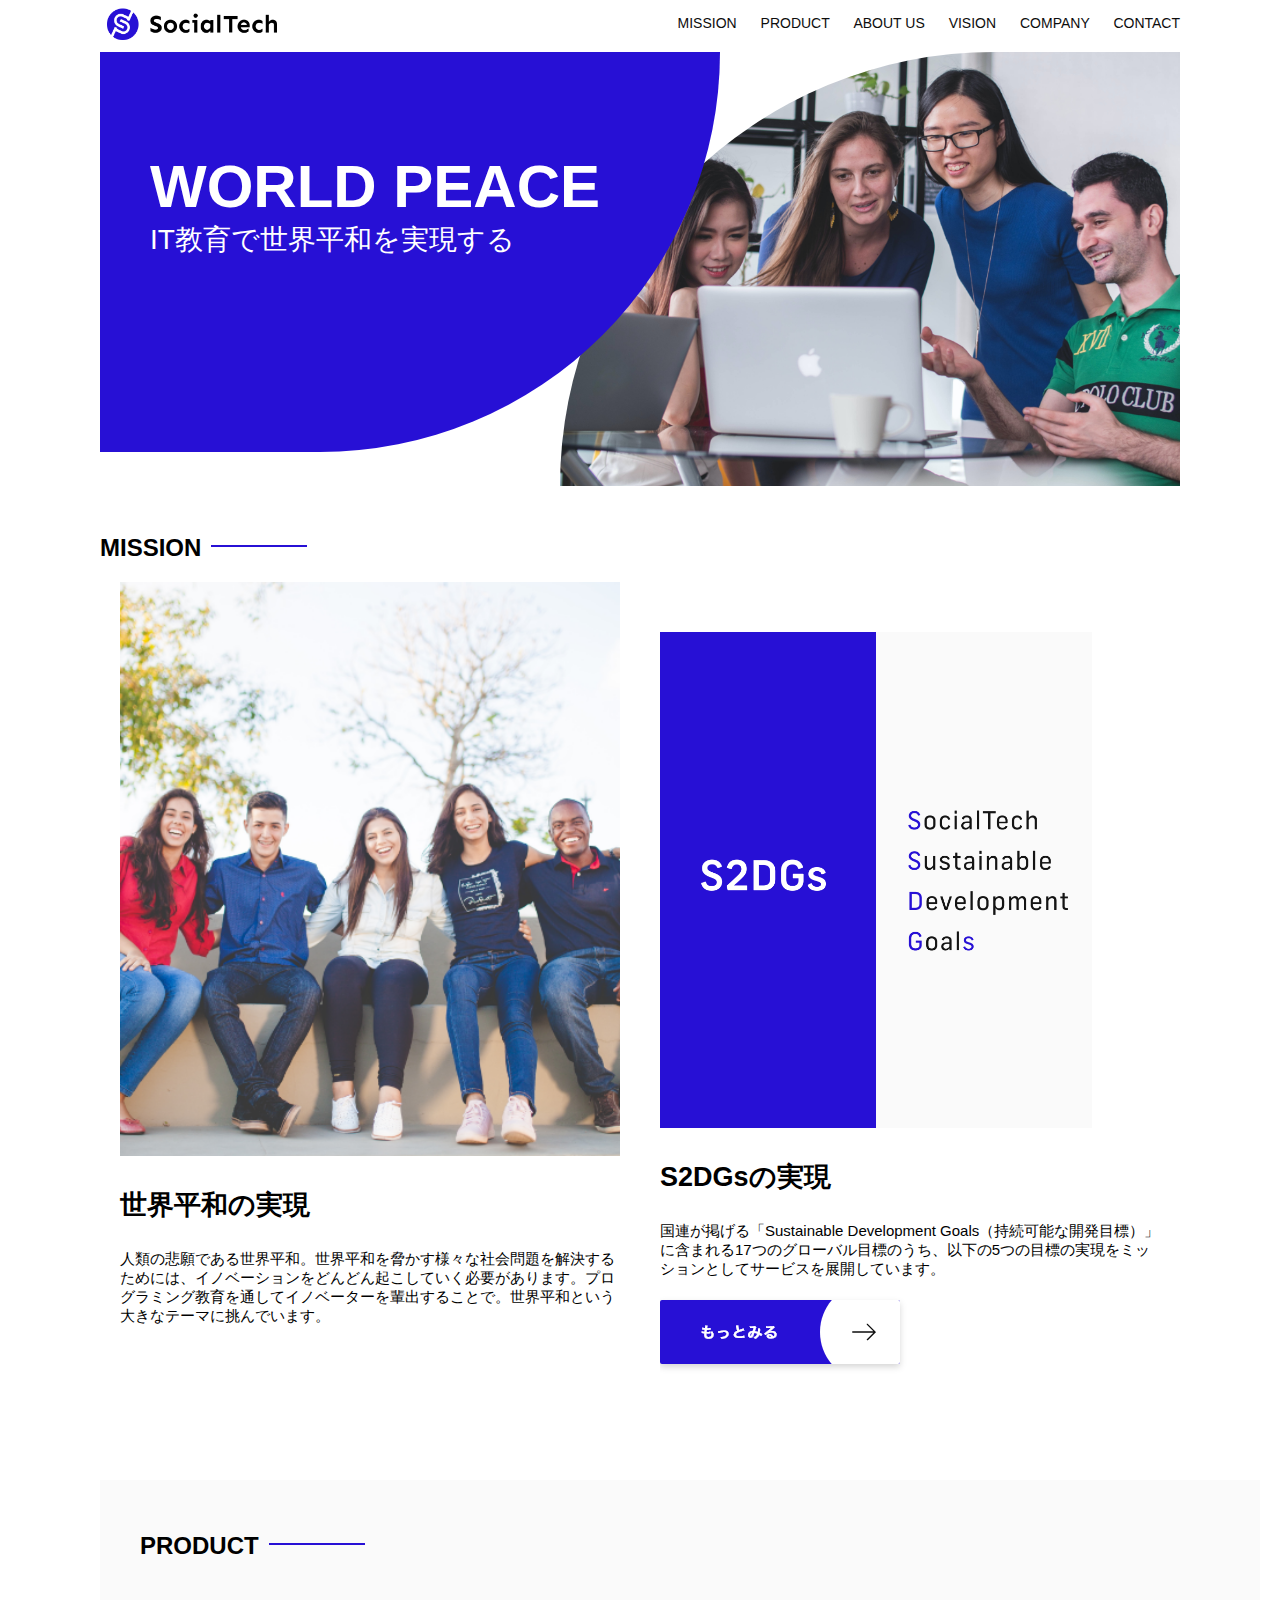
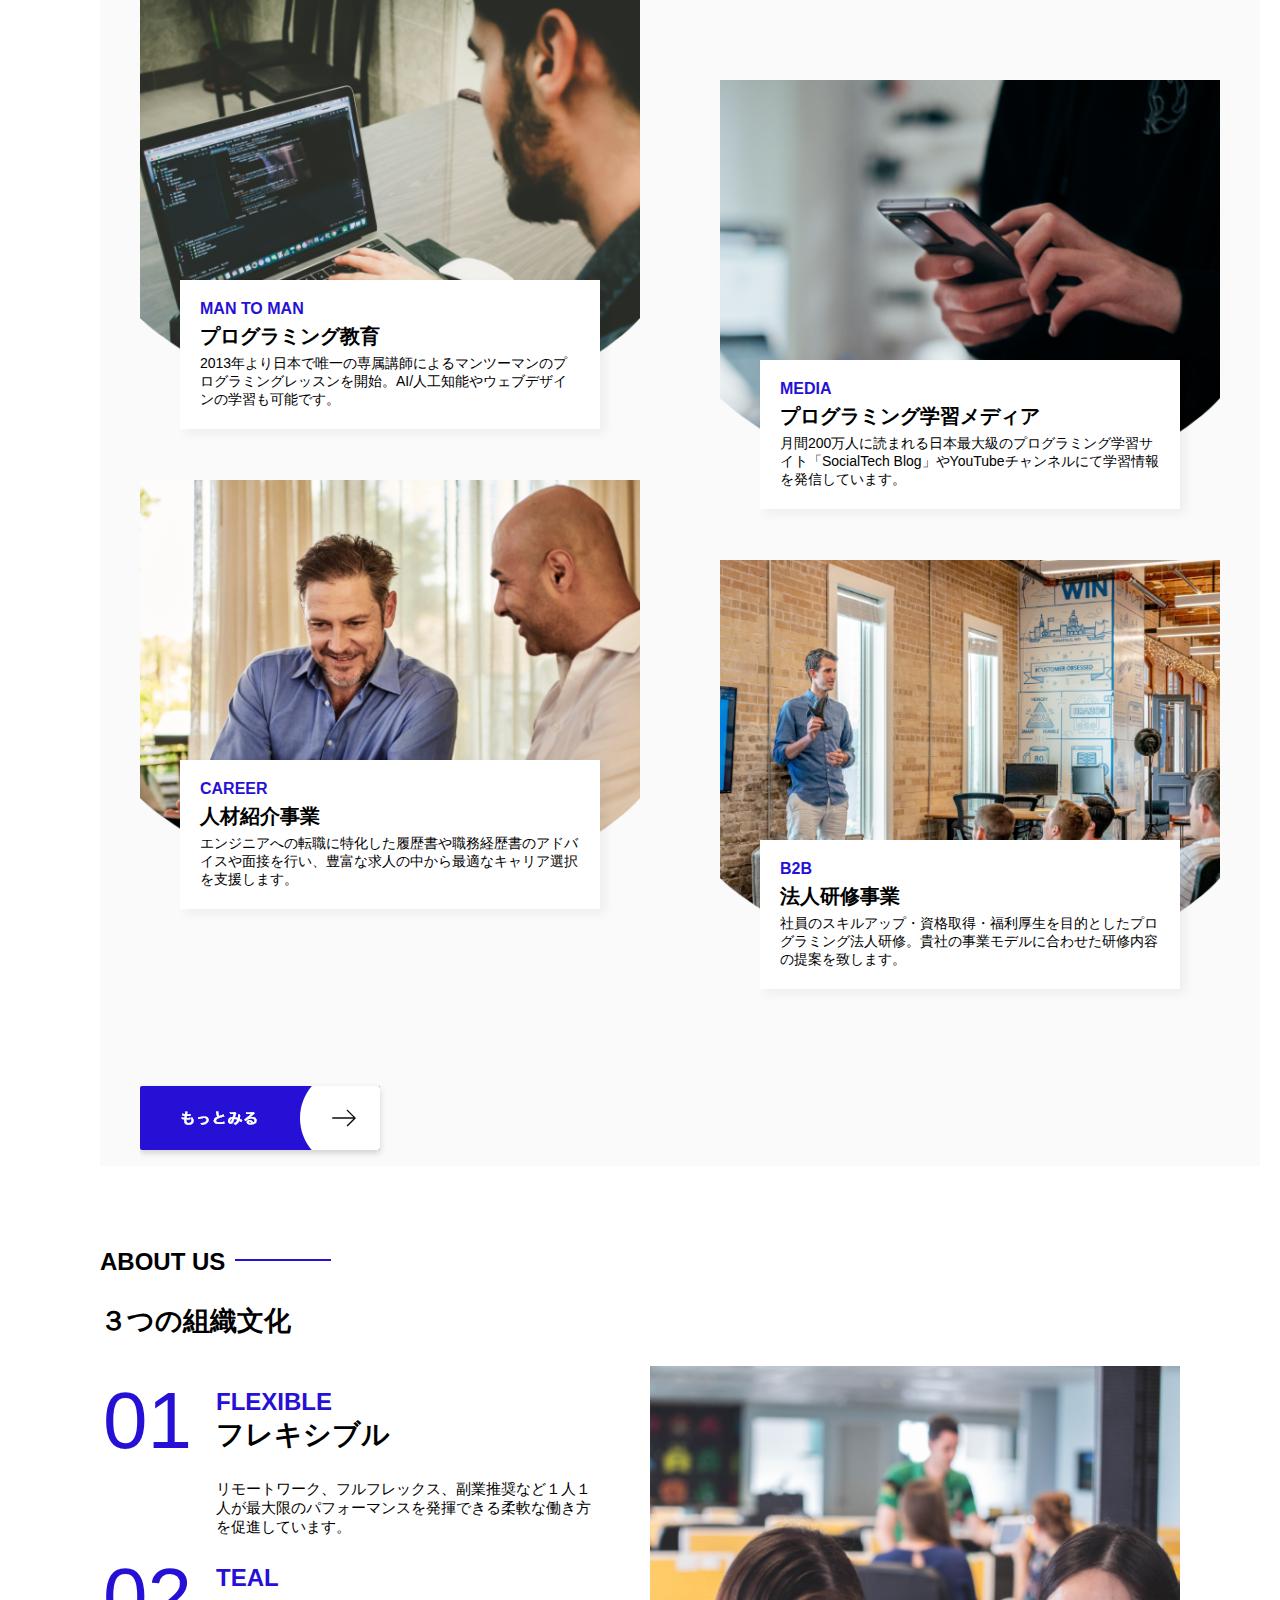
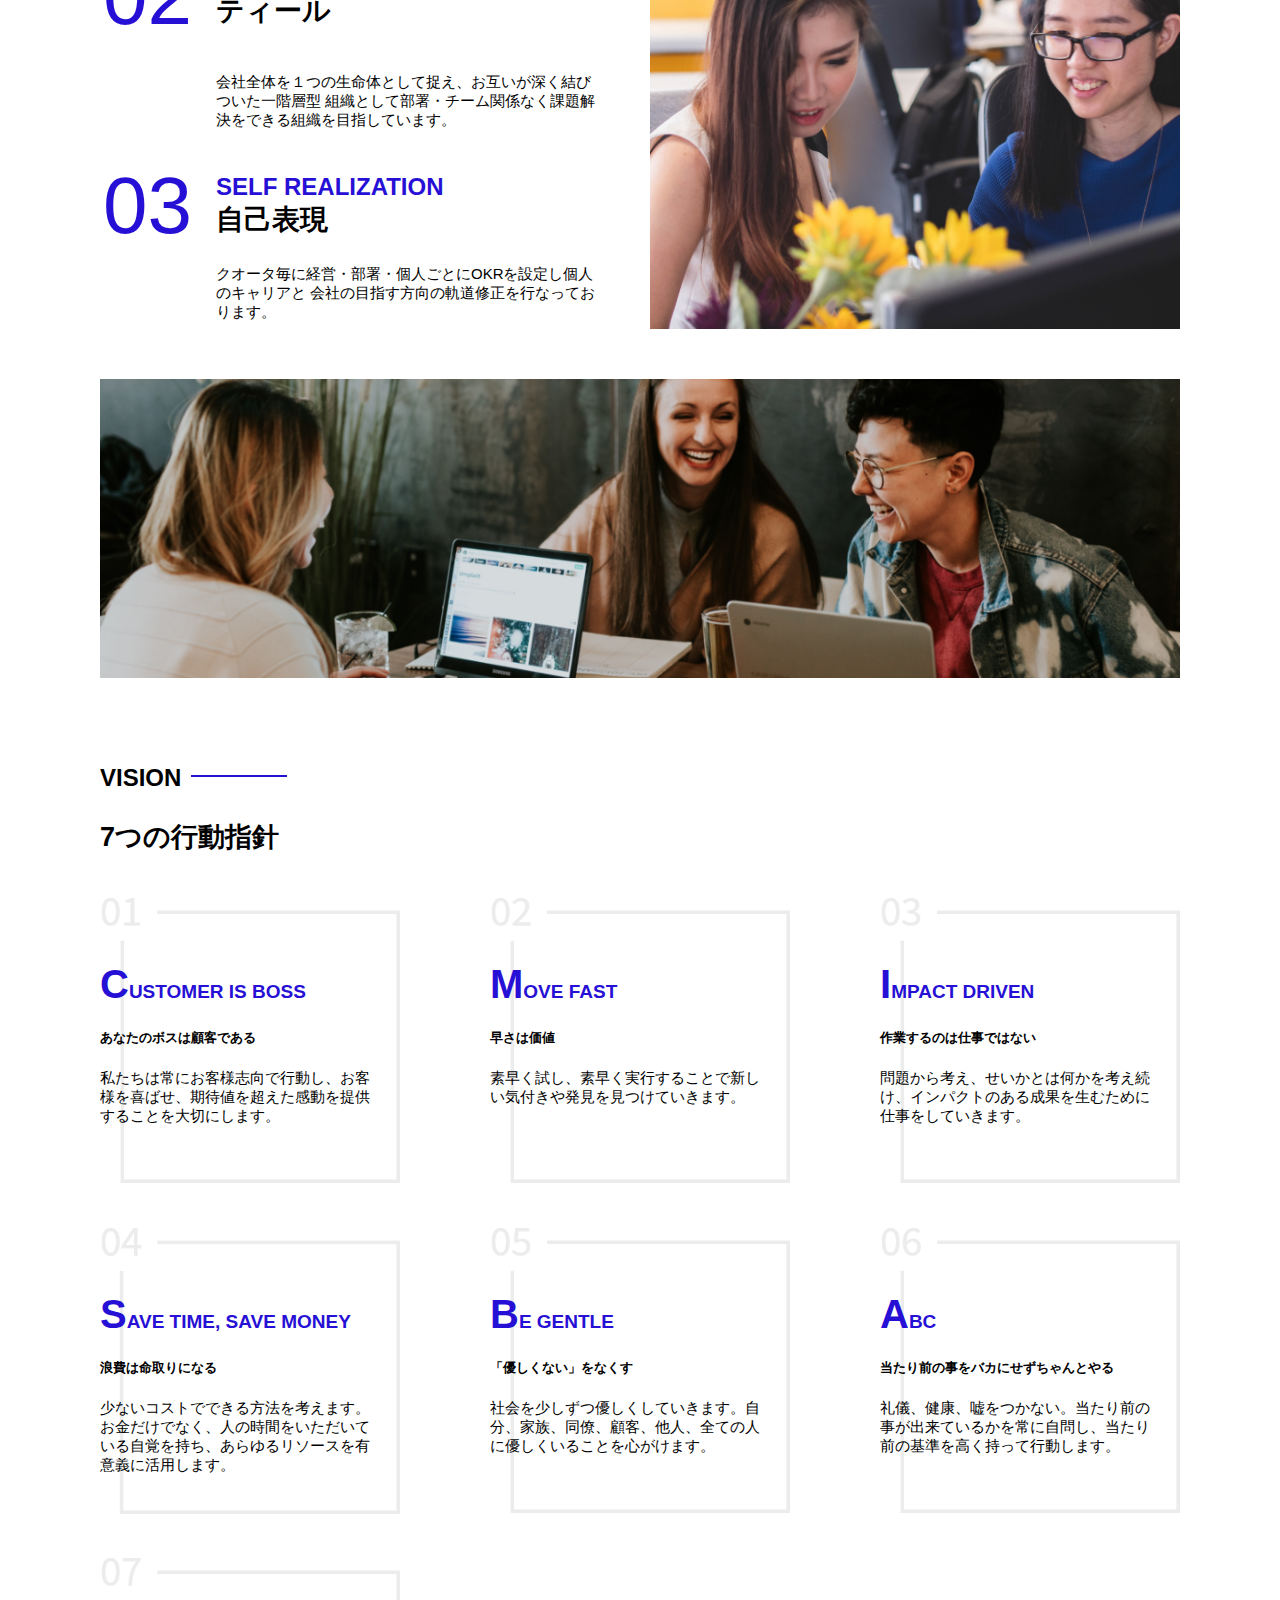
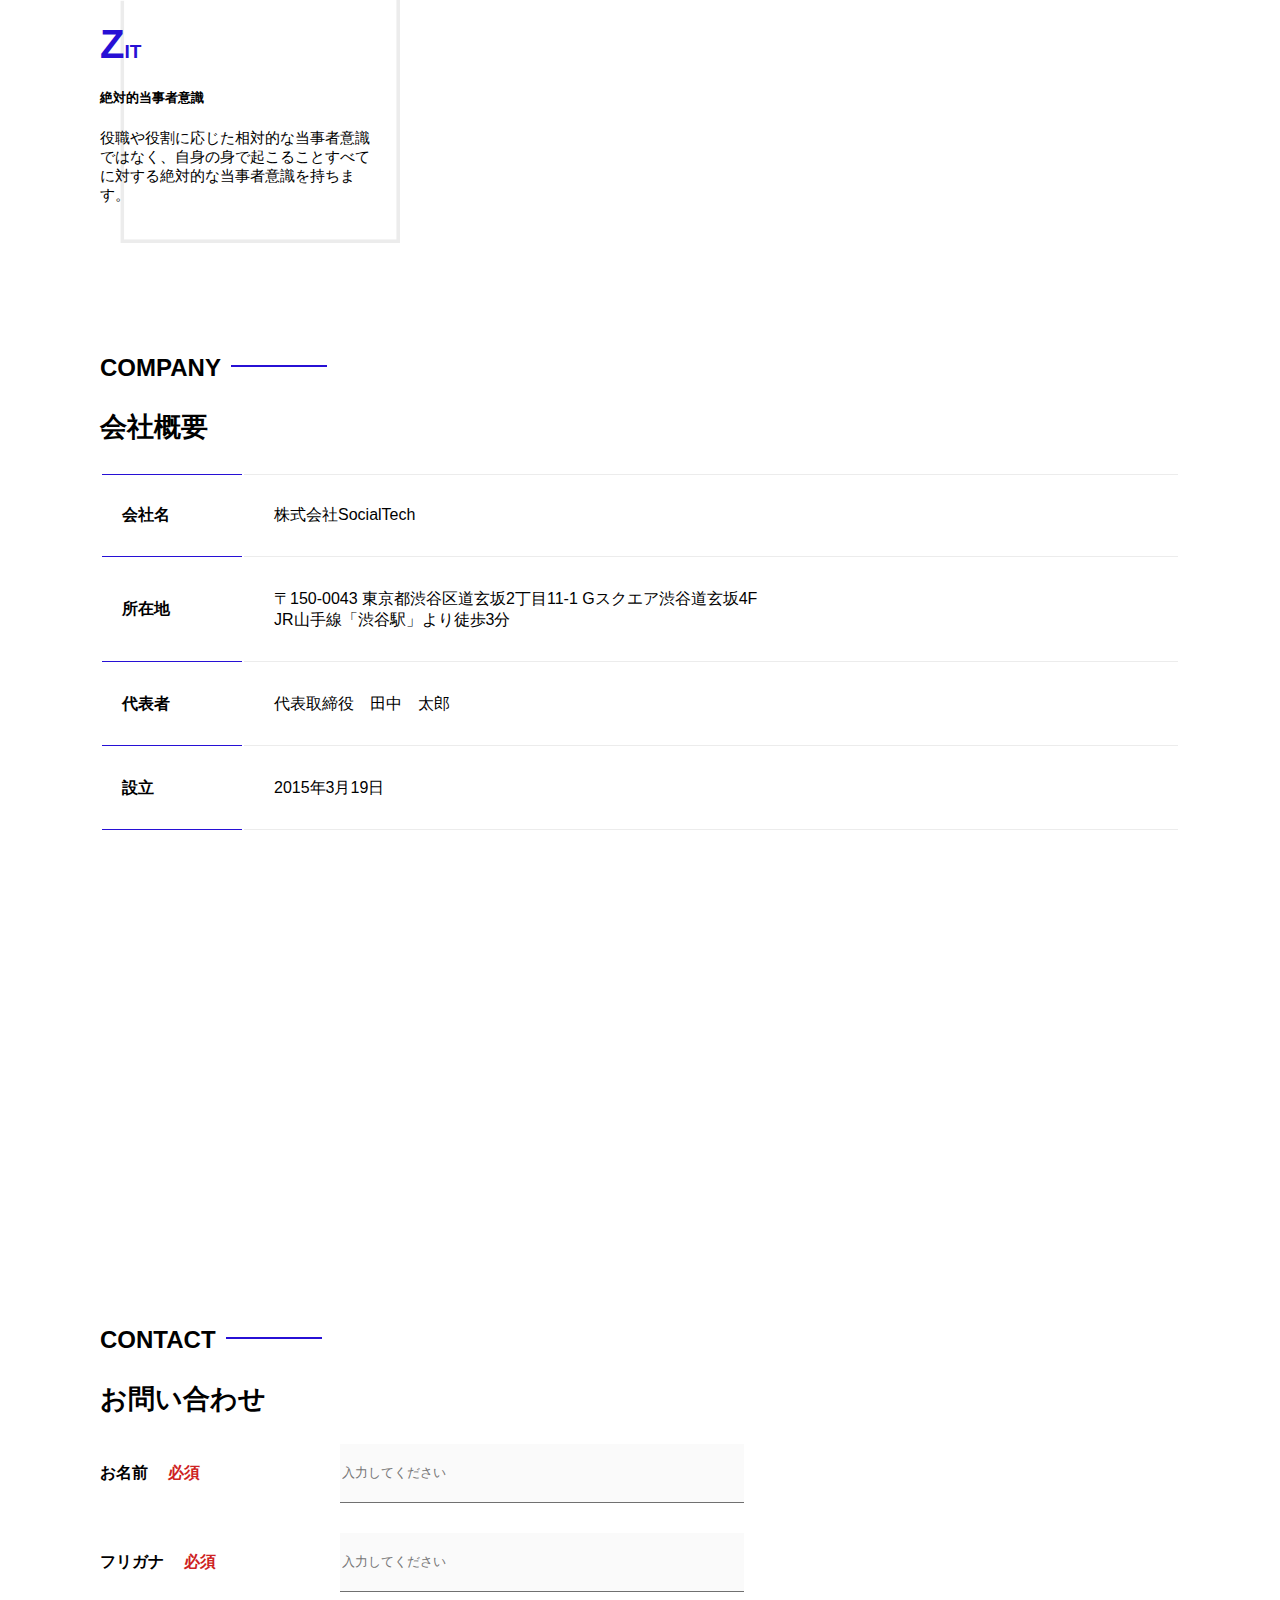
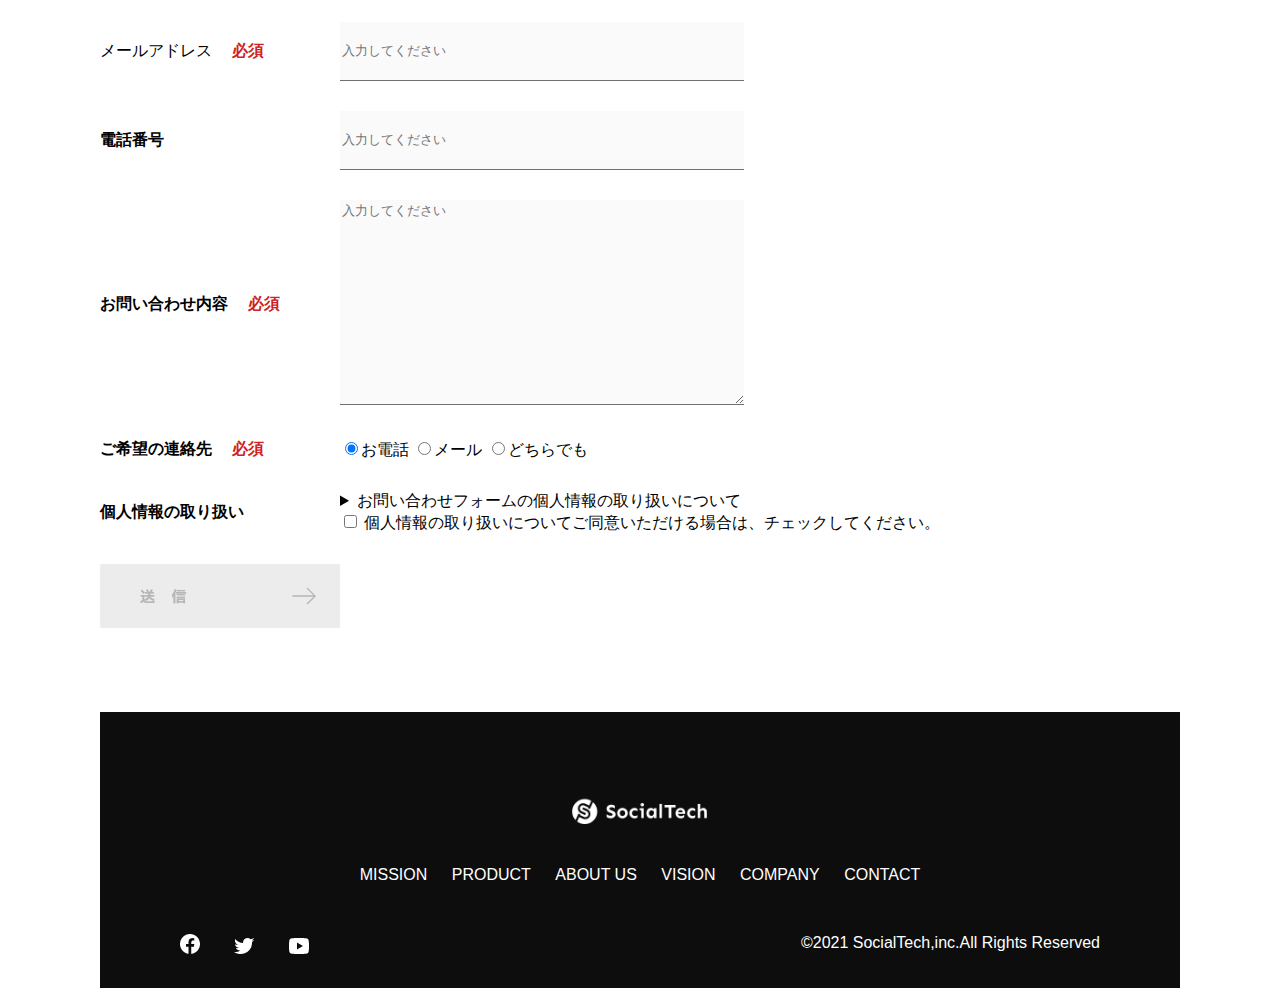
<file: index.html>
<!DOCTYPE html>
<html>
<head>
  <title>SocialTech</title>
  <meta charset="UTF-8">
  <meta name="description" content="SocialTechはEdTech業界のリーディングカンパニーを目指します。">
  <meta name="viewport" content="width=device-width, initial-scale=1.0">
  <meta name="twitter:card" content="summary"/>
  <meta name="twitter:site" content="@Im0537803772861"/>
  <meta name="og:url" content="https://@Im0537803772861.github/origin"/>
  <meta property="og:title" content="rakugo"/>
  <meta property="og:description" content="honyarara"/>
  <meta property="og;image" content="https://images/logo.png"/>
  <link rel="stylesheet" href="style.css">
  <style>
  img:not([alt]) {
    border: 10px solid red;
  }
</style>
</head>
<body> 
  <!-- ヘッダー -->
  <header>
    <!-- ロゴ -->
    <a href="index.html" id="logo"><img src="images/logo.png" alt="トップページに戻る"></a>

    <!-- PC用ナビゲーション -->
    <nav id="nav-pc">
      <a href="mission.html">MISSION</a>
      <a href="product.html">PRODUCT</a>
      <a href="index.html#absolute">ABOUT US</a>
      <a href="index.html#vision">VISION</a>
      <a href="index.html#company">COMPANY</a>
      <a href="index.html#contact">CONTACT</a>
    </nav>
    <!-- スマホ用メニューボタン -->
    <img id="menu-sp" src="images/button-menu.png" alt="ナビゲーションを開く" onclick="document.getElementById('nav-sp').style.display = 'block'">

    <!-- スマホ用ナビゲーション -->
    <nav id="nav-sp">
      <img id="close" src="images/button-close.png" alt="ナビゲーションを閉じる" onclick="document.getElementById('nav-sp').style.display='none'">
      <a id="logo-sp" href="index.html" onclick="document.getElementById('nav-sp').style.display = 'none'"><img
          src="images/logo-sp.png" alt="トップページに戻る"></a>
      <a class="menu" href="mission.html" onclick="document.getElementById('nav-sp').style.display = 'none'">MISSION</a>
      <a class="menu" href="product.html" onclick="document.getElementById('nav-sp').style.display = 'none'">PRODUCT</a>
      <a class="menu" href="index.html#aboutus" onclick="document.getElementById('nav-sp').style.display = 'none'">ABOUT
          US</a>
      <a class="menu" href="index.html#vision"
          onclick="document.getElementById('nav-sp').style.display = 'none'">VISION</a>
      <a class="menu" href="index.html#company"
          onclick="document.getElementById('nav-sp').style.display = 'none'">COMPANY</a>
      <a class="menu" href="index.html#contact"
          onclick="document.getElementById('nav-sp').style.display = 'none'">CONTACT</a>
      <div id="sns">
        <a href="https://www.facebook.com/sejuku2013"><img src="images/button-facebook.png" alt="Facebookのリンク"></a>
        <a href="https://twitter.com/samuraijuku"><img src="images/button-twitter.png" alt="Twitterのリンク"></a>
        <a href="https://www.youtube.com/channel/UCCFOQO5aDK0xXam4cUQXT8g"><img src="images/button-youtube.png" alt="YouTubeのリンク"></a>
      </div>
    </nav>
  </header>
  <main>
    <article>
      
      <!-- メインビジュアル -->
      <section id="main-visual">
        <div id="main-message">
          <h1>WORLD PEACE</h1>
          <p>IT教育で世界平和を実現する</p>
        </div>
        <img src="images/index/index-main.png" alt="PCの周りに集まる多国籍の仲間たち">
      </section>
      
      <!-- ミッション -->
      <section id="mission">
        <h2 class="index-h2">MISSION</h2>
        <div id="mission-flex">
          <div>
            <img id="mission-photo" src="images/index/index-mission.png" alt="屋外のベンチで写真を撮影する多国籍の仲間たち">
            <h3>世界平和の実現</h3>
            <p>
              人類の悲願である世界平和。世界平和を脅かす様々な社会問題を解決するためには、イノベーションをどんどん起こしていく必要があります。プログラミング教育を通してイノベーターを輩出することで。世界平和という大きなテーマに挑んでいます。
            </p>
          </div>
          <div> 
            <img id="s2dgs" src="images/index/s2dgs.png" alt="S2DGs">
            <h3>S2DGsの実現</h3>
            <p>国連が掲げる「Sustainable Development Goals（持続可能な開発目標）」に含まれる17つのグローバル目標のうち、以下の5つの目標の実現をミッションとしてサービスを展開しています。</p>
            <a href="mission.html">
              <img src="images/button-more.png" alt="もっとみる">
            </a>       
          </div>
        </div>
      </section>
     
      <!-- プロダクト -->
      <section id="product">
        <h2 class="index-h2">PRODUCT</h2>
        <div>
          <div id="product-left">
            <div>
              <img class="product-photo" src="images/index/index-mantoman.png" alt="PCでコードを書く男性">
              <div class="product-explain">
                <span>MAN TO MAN</span>
                <h3>プログラミング教育</h3>
                <p>2013年より日本で唯一の専属講師によるマンツーマンのプログラミングレッスンを開始。AI/人工知能やウェブデザインの学習も可能です。</p>
              </div>
            </div>
            <div>
              <img class="product-photo" src="images/index/index-career.png" alt="笑顔で話し合う2人の男性">
              <div class="product-explain">
                <span>CAREER</span>
                <h3>人材紹介事業</h3>
                <p>エンジニアへの転職に特化した履歴書や職務経歴書のアドバイスや面接を行い、豊富な求人の中から最適なキャリア選択を支援します。</p>
              </div> 
            </div>
          </div>
          <div id="product-right">
            <div>
              <img class="product-photo" src="images/index/index-media.png" alt="スマートフォンを操作する人">
              <div class="product-explain">
                <span>MEDIA</span>
                <h3>プログラミング学習メディア</h3>
                <p>月間200万人に読まれる日本最大級のプログラミング学習サイト「SocialTech Blog」やYouTubeチャンネルにて学習情報を発信しています。</p>
              </div>
            </div>
            <div>
              <img class="product-photo" src="images/index/index-b2b.png" alt="公演中の男性とそれを聴く人々">
              <div class="product-explain">
                <span>B2B</span>
                <h3>法人研修事業</h3>
                <p>社員のスキルアップ・資格取得・福利厚生を目的としたプログラミング法人研修。貴社の事業モデルに合わせた研修内容の提案を致します。</p>
              </div>
            </div>
          </div>
        </div>
        <div>
          <a id="product-more" href="product.html">
            <img src="images/button-more.png" alt="もっとみる">
          </a>
        </div>
      </section>
      
      <!-- ABOUT US -->
      <section id="aboutus">
        <h2 class="index-h2">ABOUT US</h2>
        <h3>３つの組織文化</h3>
        <div>
          <table class="culture-table">
            <tr>
              <td>
                <span class="culture-num">01</span>
              </td>
              <td>
                <span class="culture-en">FLEXIBLE</span>
                <span class="culture-jp">フレキシブル</span>
              </td>
            </tr>
            <tr>
              <td>
                <!-- 空のセル -->
              </td>
              <td>
                <p class="culture-description">
                  リモートワーク、フルフレックス、副業推奨など１人１人が最大限のパフォーマンスを発揮できる柔軟な働き方を促進しています。
                </p>
              </td>
            </tr>
            <tr>
              <td>
                <span class="culture-num">02</span>
              </td>
              <td>
                <span class="culture-en">TEAL</span>
                <span class="culture-jp">ティール</span>
              </td>
            </tr>
            <tr>
              <td>
                <!-- 空のセル -->
              </td>
              <td>
                <p class="crlture-description">
                  会社全体を１つの生命体として捉え、お互いが深く結びついた一階層型
                  組織として部署・チーム関係なく課題解決をできる組織を目指しています。
                </p>
              </td>
            </tr>
            <tr>
              <td>
                <span class="culture-num">03</span>
              </td>
              <td>
                <span class="culture-en">SELF REALIZATION</span>
                <span class="culture-jp">自己表現</span>
              </td>
            </tr>
            <tr>
              <td>
                <!-- 空のセル -->
              </td>
              <td>
                <p class="culture-description">
                  クオータ毎に経営・部署・個人ごとにOKRを設定し個人のキャリアと
                  会社の目指す方向の軌道修正を行なっております。
                </p>
              </td>
            </tr>
          </table>
          <img class="culture-img" src="images/index/index-aboutus1.png" alt="笑顔で話し合う２人の女性">
        </div>
          <img class="culture-img2" src="images/index/index-aboutus2.png" alt="笑顔で話し合う３人の男女">
      </section>

      <!-- VISION -->
      <section id="vision">
        <h2 class="index-h2">VISION</h2>
        <h3>7つの行動指針</h3>
        <div>
          <div class="vision-box">
            <img src="images/index/vision-01.png" alt="01">
            <span>
              <h4>CUSTOMER IS BOSS</h4>
              <h5>あなたのボスは顧客である</h5>
              <p>私たちは常にお客様志向で行動し、お客様を喜ばせ、期待値を超えた感動を提供することを大切にします。</p>
            </span>
          </div>
          <div class="vision-box">
            <img src="images/index/vision-02.png" alt="02">
            <span>
              <h4>MOVE FAST</h4>
              <h5>早さは価値</h5>
              <p>素早く試し、素早く実行することで新しい気付きや発見を見つけていきます。</p>
            </span>
          </div>
          <div class="vision-box">
            <img src="images/index/vision-03.png" alt="03">
            <span>
              <h4>IMPACT DRIVEN</h4>
              <h5>作業するのは仕事ではない</h5>
              <p>問題から考え、せいかとは何かを考え続け、インパクトのある成果を生むために仕事をしていきます。</p>
            </span>
          </div>
          <div class="vision-box">
            <img src="images/index/vision-04.png" alt="04">
            <span>
              <h4>SAVE TIME, SAVE MONEY</h4>
              <h5>浪費は命取りになる</h5>
              <p>少ないコストでできる方法を考えます。お金だけでなく、人の時間をいただいている自覚を持ち、あらゆるリソースを有意義に活用します。</p>
            </span>
          </div>
          <div class="vision-box">
            <img src="images/index/vision-05.png" alt="05">
            <span>
              <h4>BE GENTLE</h4>
              <h5>「優しくない」をなくす</h5>
              <p>社会を少しずつ優しくしていきます。自分、家族、同僚、顧客、他人、全ての人に優しくいることを心がけます。</p>
            </span>
          </div>
          <div class="vision-box">
            <img src="images/index/vision-06.png" alt="06">
            <span>
              <h4>ABC</h4>
              <h5>当たり前の事をバカにせずちゃんとやる</h5>
              <p>礼儀、健康、嘘をつかない。当たり前の事が出来ているかを常に自問し、当たり前の基準を高く持って行動します。</p>
            </span>
          </div>
          <div class="vision-box">
            <img src="images/index/vision-07.png" alt="07">
            <span>
              <h4>ZIT</h4>
              <h5>絶対的当事者意識</h5>
              <p>役職や役割に応じた相対的な当事者意識ではなく、自身の身で起こることすべてに対する絶対的な当事者意識を持ちます。</p>
            </span>
          </div>
        </div>
      </section>
      
      <!-- CONPANY -->
      <section id="company">
        <h2 class="index-h2">COMPANY</h2>
        <h3>会社概要</h3>
        <table id="company-table">
          <tr>
            <th class="tableheader-first">会社名</th>
            <td class="cell-first">株式会社SocialTech</td>
          </tr>
          <tr>
            <th class="tableheader">所在地</th>
            <td class="cell">〒150-0043 東京都渋谷区道玄坂2丁目11-1 Gスクエア渋谷道玄坂4F<br>JR山手線「渋谷駅」より徒歩3分</td>
          </tr>
          <tr>
            <th class="tableheader">代表者</th>
            <td class="cell">代表取締役　田中　太郎</td>
          </tr>
          <tr>
            <th class="tableheader">設立</th>
            <td class="cell">2015年3月19日</td>
          </tr>
        </table>
        <iframe
            src="https://www.google.com/maps/embed?pb=!1m18!1m12!1m3!1d3241.7810261162804!2d139.6913270867226!3d35.65776630193265!2m3!1f0!2f0!3f0!3m2!1i1024!2i768!4f13.1!3m3!1m2!1s0x60188be0535d9a81%3A0xb09a6e9018e3debd!2z44CSMTUwLTAwNDMg5p2x5Lqs6YO95riL6LC35Yy66YGT546E5Z2C77yS5LiB55uu77yR77yR4oiS77yR!5e0!3m2!1sja!2sjp!4v1682855560536!5m2!1sja!2sjp"
            style="border:0;" allowfullscreen="" loading="lazy">
        </iframe>
        </section>
         
        <!-- お問い合わせフォーム -->
        <section id="contact">
          <h2 class="index-h2">CONTACT</h2>
          <h3>お問い合わせ</h3>
          <!-- STATIC FORMSのフォームタグ -->
            <form action="https://api.staticforms.xyz/submit" method="post">
              <input type="text" name="honeypot" style="display:none">
              <!-- STATIC FORMSのアクセスキー -->
              <input type="hidden" name="accessKey" value="6b31f29f-8ee5-4f3b-98b8-3700a2150f47">
              <!-- メールのタイトル -->
              <input type="hidden" name="subject" value="お問合せフォーム" />
              <!-- 送信先のメールアドレスをvalueに設定する -->
              <input type="hidden" name="replyTo" value="rei.ono.mjs@icloud.com">
              <!-- redirectToのURLは公開後のURLへリンクする -->
              <input type="hidden" name="redirectTo" value="">
            <div>
              <div class="contact-heading">
                <label class="contact-label">お名前<span class="contact-span">必須</span></label>
              </div>
              <div class="contact-form">
                <input type="text name" placeholder="入力してください" class="contact-textbox">
              </div>
            </div>
            <div>
              <div class="contact-heading">
                <label class="contact-label">フリガナ<span class="contact-span">必須</span></label>
              </div>
              <div>
                <input type="text" name="hurigana" placeholder="入力してください" class="contact-textbox">
              </div>
            </div>
            <div>
            <div class="contact-heading">
              <label class="contact-table">メールアドレス<span class="contact-span">必須</span></label>
            </div>
            <div>
              <input type="text" name="email" placeholder="入力してください" class="contact-textbox">
            </div>
            </div>
            <div>
              <div class="contact-heading">
                <label class="contact-label">電話番号</label>
              </div>
              <div>
                <input type="text" name="tel" placeholder="入力してください" class="contact-textbox">
            </div>
            </div>
            <div>
              <div class="contact-heading">
                <label class="contact-label">お問い合わせ内容<span class=contact-span>必須</span></label>
              </div>
              <div>
                <textarea class="contact-textarea" placeholder="入力してください" name="message"></textarea>
              </div>
            </div>
            <div>
              <div class="contact-heading">
                <label class="contact-label">ご希望の連絡先<span class="contact-span">必須</span></label>
              </div>
              <div>
                <input class="radiobutton" type="radio" value="tel" name="contact" checked><label>お電話</label>
                <input class="radiobutton" type="radio" value="mail" name="contact"><label>メール</label>
                <input class="radiobutton" type="radio" value="both" name="contact"><label>どちらでも</label>
              </div>
            </div>
            <div>
              <div class="contact-heading">
                <label class="contact-label">個人情報の取り扱い</label>
              </div>
              <div>
                <details>
                  <summary>お問い合わせフォームの個人情報の取り扱いについて</summary>
                  <div>
                    <span>1. 組織の名称又は氏名</span><br>
                    株式会社SocialTech<br><br>
                    <span>2. 個人情報保護管理者（若しくはその代理人）の氏名又は職名、所属及び連絡先
                             鈴木 一郎 コーポレート部</span><br>
                             メールアドレス : support@sosialtech.net<br>
                             TEL : 03-xxxx-xxxx<br>
                    <span>3. 個人情報の利用目的</span><br>
                    ・本サービス及び本サービスに関連する情報の提供又はそれらに関する連絡のため<br>
                    ・ユーザーの本人確認のため<br>
                    ・当社サービスのご案内のため<br>
                    ・当社の商品等の広告または宣伝（電子メールによるものを含むものとします）<br><br>
                    <span>4. 個人情報の取り扱い業務の委託</span><br>
                    個人情報の取扱業務の全部または一部を外部に業務委託する場合があります。<br>
                    その際、弊社は、個人情報を適切に保護できる管理体制を敷き実行していることを条件として<br>
                    委託先を厳選した上で、機密保持契約を委託先と締結し、お客様の個人情報を厳密に管理させます。<br><br>
                    <span>5. 個人情報の開示等の請求</span><br>
                    お客様は、弊社に対してご自身の個人情報の開示等（利用目的の通知、開示、内容の訂正・追加・削除、利用の停止または削除、第三者への提供の停止）に関して、当社問い合わせ窓口に申し出ることができます。<br>
                    その際、弊社はお客様ご本人を確認させていただいたうえで、合理的な期間内に対応いたします。<br><br>
                    なお、個人情報に関する弊社問い合わせ先は、次の通りです。<br><br>
                    株式会社SocialTech 個人情報問い合わせ窓口<br>
                    〒150-0043 東京都渋谷区道玄坂2丁目11ー1 Gスクエア渋谷道玄坂 4F<br>
                    メールアドレス : support@socialtech.net TEL : 03-xxxx-xxxx<br><br>
                    <span>6. 個人情報を提供されることの任意性について</span><br><br>
                    お客様がご自身の個人情報を弊社に提供されるか否かは、お客様のご判断によりますが、もしご提供されない場合には、適切なサービスが提供できない場合がありますので予めご了承ください。
                  </div>
                </details>
                <input type="checkbox" name="agree">
                <span>個人情報の取り扱いについてご同意いただける場合は、チェックしてください。</span>
              </div>
            </div>
            <input type="image" src="images/button-submit.png" alt="送信する">
          </form>
        </section>
    </article>
    <footer>
      <div id="footer-logo">
        <img src="images/logo-sp.png" alt="SocialTech">
      </div>
      <div id="footer-link">
        <a href="mission.html">MISSION</a>
        <a href="product.html">PRODUCT</a>
        <a href="index.html#aboutus">ABOUT US</a>
        <a href="INDEX.html#vision">VISION</a>
        <a href="index.html#company">COMPANY</a>
        <a href="index.html#contact">CONTACT</a>
      </div>
      <div id="sns-footer">
        <a href="https://www.facebook.com/sejuku2013"><img src="images/button-facebook.png" alt=”Facebookのリンク”></a>
        <a href="https://twitter.com/samuraijuku"><img src="images/button-twitter.png" alt="Twitterのリンク"></a>
        <a href="https://www.youtube.com/channel/UCCFOQO5aDK0xXam4cUQXT8g"><img src="images/button-youtube.png" alt="YouTubeのリンク"></a>
        <span id="copyright">&copy;2021 SocialTech,inc.All Rights Reserved</span>
      </div>
    </footer>
  </main>
</body>

</html>
</file>
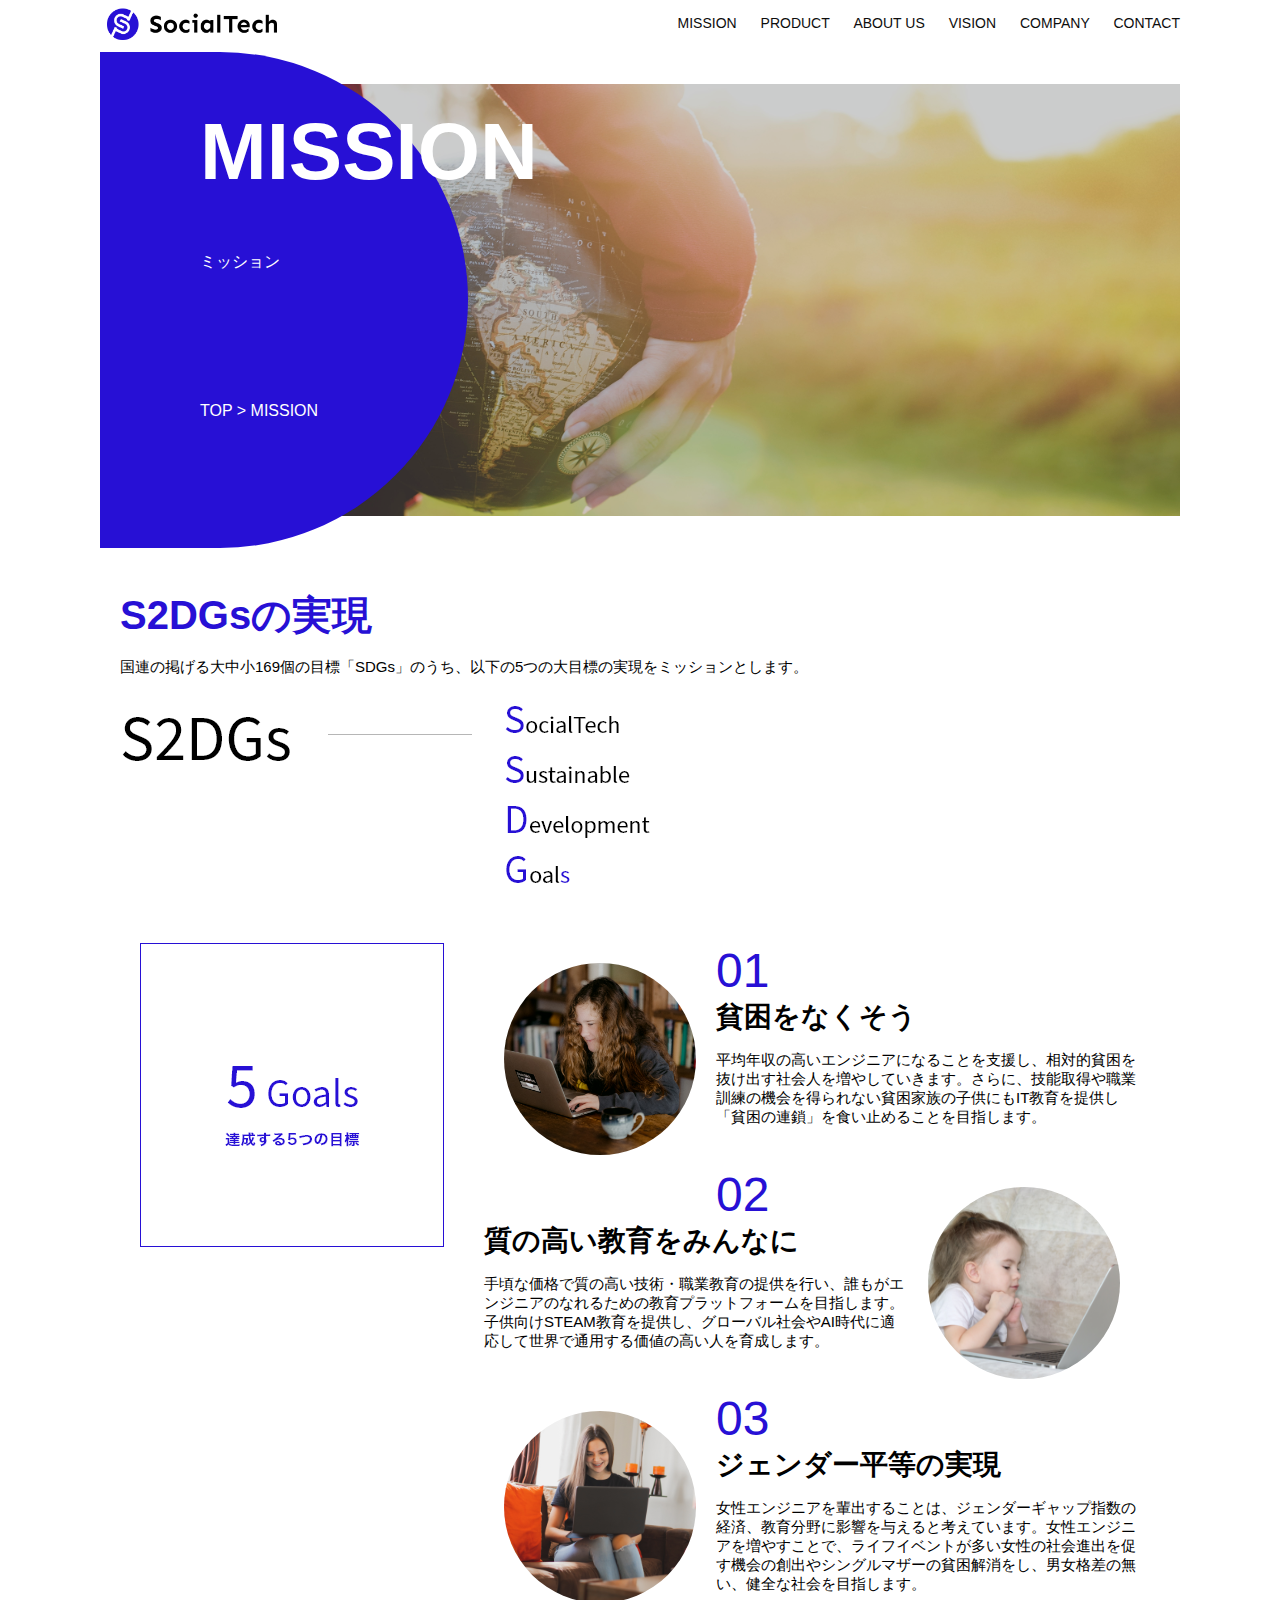
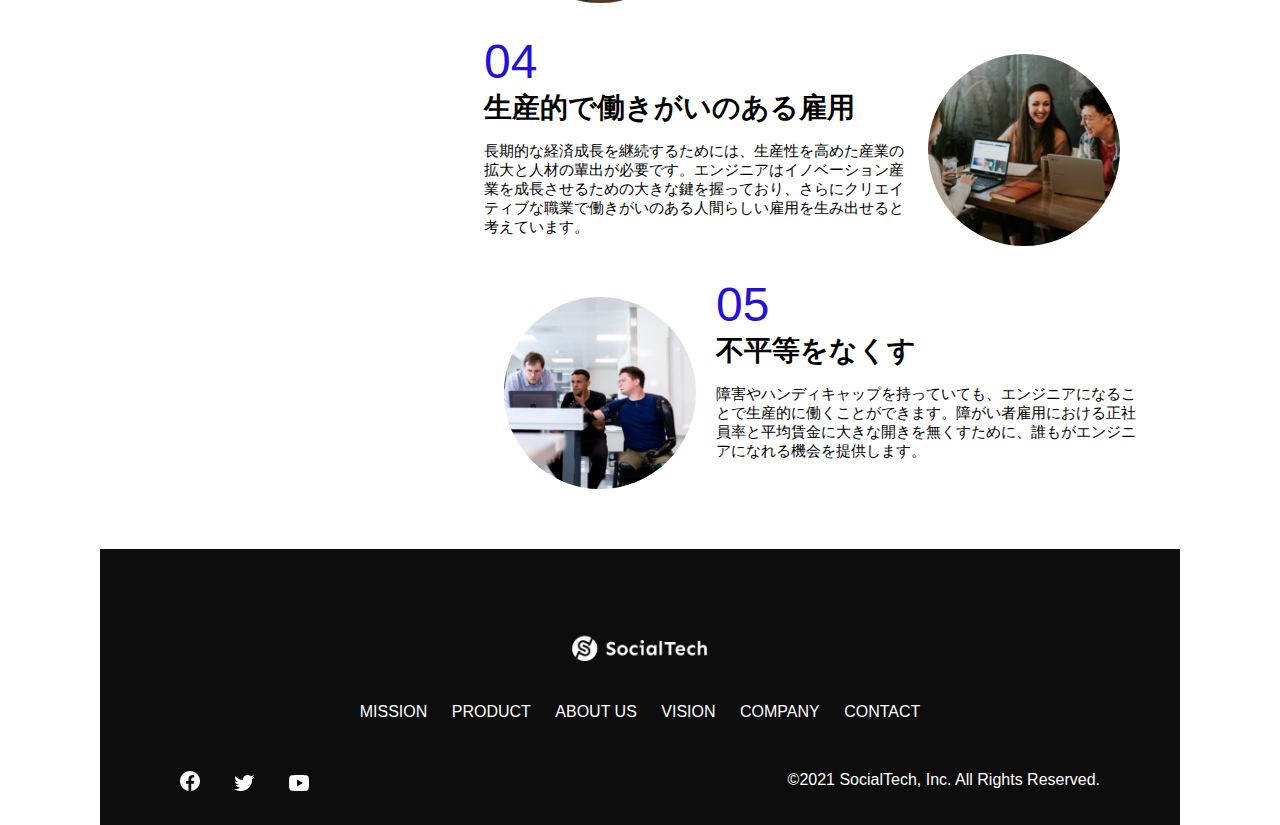
<file: mission.html>
<!DOCTYPE html>
<html>
  <head>
    <title>SocialTech - MISSION ミッション -</title>
    <meta charset="UTF-8">
    <meta name="descripition" content="SocialTechが目指す5つの目標（S2DGs）を紹介します">
    <meta name="viewport" content="width=device-width,initial-scale=1.0">
    <link rel="stylesheet" href="style.css">
    <style>
    img:not([alt]) {
      border: 10px solid red;
    }
  </style>
  </head>

  <body>
    <!-- ヘッダー-->
    <header>
      <!-- ロゴ -->
      <a href="index.html" id="logo"><img src="images/logo.png" alt="トップページに戻る"></a>

      <!-- PC用ナビゲーション -->
      <nav id="nav-pc">
        <a href="mission.html">MISSION</a>
        <a href="product.html">PRODUCT</a>
        <a href="index.html#aboutus">ABOUT US</a>
        <a href="indes.html#vision">VISION</a>
        <a href="index.html#company">COMPANY</a>
        <a href="index.html#contact">CONTACT</a>
      </nav>

      <!-- スマホ用メニューボタン -->
      <img id="menu-sp" src="images/button-menu.png" alt="ナビゲーションを開く" onclick="document.getElementById('nav-sp').style.display='block'">

      <!-- スマホ用ナビゲーション -->
      <nav id="nav-sp">
        <img id="close" src="images/button-close.png" alt="ナビゲーションを閉じる" onclick="document.getElementById('nav-sp').style.display='none'">
        <a id="logo-sp" href="index.html" onclick="document.getElementById('nav-sp').style.display='none'"><img
          src="images/logo-sp.png" alt="トップページに戻る"></a>
        <a class="menu" href="mission.html" onclick="document.getElementById('nav-sp').style.display='none'">MISSION</a>
        <a class="menu" href="product.html" onclick="document.getElementById('nav-sp').style.display='none'">PRODUCT</a>
        <a class="menu" href="index.html#aboutus" onclick="document.getElementById('nav-sp').style.display='none'">ABOUT
          US</a>
        <a class="menu" href="index.html#vision"
          onclick="document.getElementById('nav-sp').style.display='none'">VISION</a>
        <a class="menu" href="index.html#company"
          onclick="document.getElementById('nav-sp').style.display='none'">COMPANY</a>
        <a class="menu" href="index.html#contact"
          onclick="document.getElementById('nav-sp').style.display='none'">CONTACT</a>
        <div id="sns">
          <a href="https://www.facebook.com/sejuku2013"><img src="images/button-facebook.png" alt=”Facebookのリンク”></a>
          <a href="https://twitter.com/samuraijuku"><img src="images/button-twitter.png" alt="Twitterのリンク"></a>
          <a href="https://www.youtube.com/channel/UCCFOQO5aDK0xXam4cUQXT8g"><img src="images/button-youtube.png" alt="YouTubeのリンク"></a>
        </div>
      </nav>
    </header>
    <main>
      <article>
        <section id="mission-main">
          <div id="mission-title">
            <h1>MISSION</h1>
            <span>ミッション</span>
            <div>TOP > MISSION</div>
          </div>
        </section>
        <section id="mission-s2dgs">
          <h2 class="mission-h2">S2DGsの実現</h2>
          <p>国連の掲げる大中小169個の目標「SDGs」のうち、以下の5つの大目標の実現をミッションとします。</p>
          <img src="images/mission/mission-s2dgs.png" alt="S2DGs">
        </section>
        <section id="mission-5goals">
          <div>
            <img id="s2dgs-image" src="images/mission/mission-5goals.png" alt="5Goals">
          </div>
          <div>
            <div>
              <img class="fivegoals-image-left" src="images/mission/mission-5goals01.png" alt="PCを操作する小さい女の子">
              <span class="fivegoals-number">01</span>
              <h3 class="fivegoals-h3">貧困をなくそう</h3>
              <p class="fivegoals-p">
                平均年収の高いエンジニアになることを支援し、相対的貧困を抜け出す社会人を増やしていきます。さらに、技能取得や職業訓練の機会を得られない貧困家族の子供にもIT教育を提供し「貧困の連鎖」を食い止めることを目指します。
              </p>
            </div>

            <div>
              <img class="fivegoals-image-right" src="images/mission/mission-5goals02.png" alt="PCを見つめる小さい女の子">
              <span class="fivegoals-number">02</span>
              <h3 class="fivegoals-h3">質の高い教育をみんなに</h3>
              <p class="fivegoals-p">
                手頃な価格で質の高い技術・職業教育の提供を行い、誰もがエンジニアのなれるための教育プラットフォームを目指します。子供向けSTEAM教育を提供し、グローバル社会やAI時代に適応して世界で通用する価値の高い人を育成します。
              </p>
            </div>

            <div>
              <img class="fivegoals-image-left" src="images/mission/mission-5goals03.png" alt="PCを操作する女性">
              <span class="fivegoals-number">03</span>
              <h3 class="fivegoals-h3">ジェンダー平等の実現</h3>
              <p cladd="fivegoals-p">
                女性エンジニアを輩出することは、ジェンダーギャップ指数の経済、教育分野に影響を与えると考えています。女性エンジニアを増やすことで、ライフイベントが多い女性の社会進出を促す機会の創出やシングルマザーの貧困解消をし、男女格差の無い、健全な社会を目指します。
              </p>
            </div>
            
            <div>
              <img class="fivegoals-image-right" src="images/mission/mission-5goals04.png" alt="笑顔で話し合う３人の男女">
              <span class="fivegoals-number">04</span>
              <h3 class="fivegoals-h3">生産的で働きがいのある雇用</h3>
              <p class="fivegoals-p">
                長期的な経済成長を継続するためには、生産性を高めた産業の拡大と人材の輩出が必要です。エンジニアはイノベーション産業を成長させるための大きな鍵を握っており、さらにクリエイティブな職業で働きがいのある人間らしい雇用を生み出せると考えています。
              </p>
            </div>

            <div> 
              <img class="fivegoals-image-left" src="images/mission/mission-5goals05.png" alt="障害を持つ男性がイキイキと働く様子">
              <span class="fivegoals-number">05</span>
              <h3 class="fivegoals-h3">不平等をなくす</h3>
              <p class="fivegoals-p">
                障害やハンディキャップを持っていても、エンジニアになることで生産的に働くことができます。障がい者雇用における正社員率と平均賃金に大きな開きを無くすために、誰もがエンジニアになれる機会を提供します。
              </p>
            </div>
          </div>
        </section>
      
      </article>
      <footer>
        <div id="footer-logo">
          <img src="images/logo-sp.png" alt="SocialTech">
        </div>
        <div id="footer-link">
          <a href="mission.html">MISSION</a>
          <a href="product.html">PRODUCT</a>
          <a href="index.html#aboutus">ABOUT US</a>
          <a href="index.html#vision">VISION</a>
          <a href="index.html#company">COMPANY</a>
          <a href="index.html#contact">CONTACT</a>
        </div>
        <div id="sns-footer">
          <a href="https://www.facebook.com/sejuku2013"><img src="images/button-facebook.png" alt=”Facebookのリンク”></a>
          <a href="https://twitter.com/samuraijuku"><img src="images/button-twitter.png" alt="Twitterのリンク"></a>
          <a href="https://www.youtube.com/channel/UCCFOQO5aDK0xXam4cUQXT8g"><img src="images/button-youtube.png" alt="YouTubeのリンク"></a>
          <span id="copyright">&copy;2021 SocialTech, Inc. All Rights Reserved.</span>
        </div>
      </footer>
    </main>
  </body>

  </html>
</file>
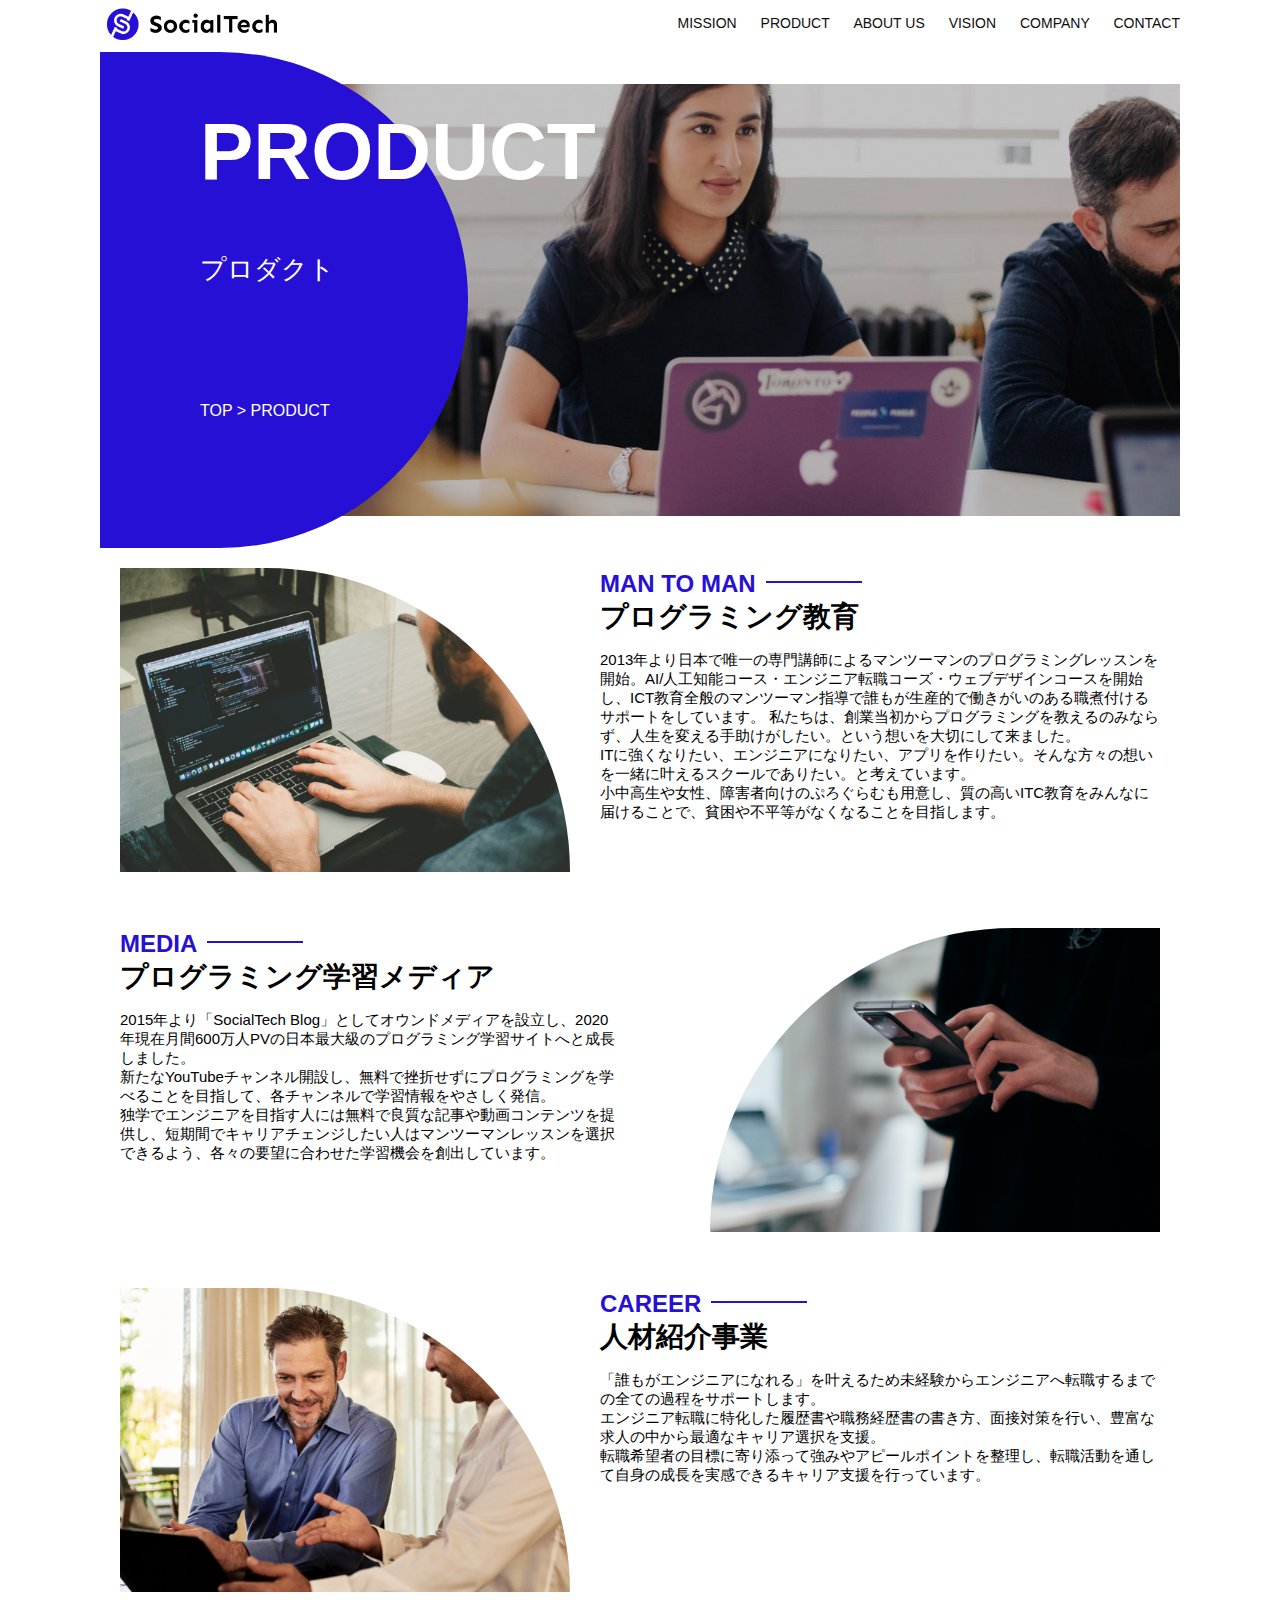
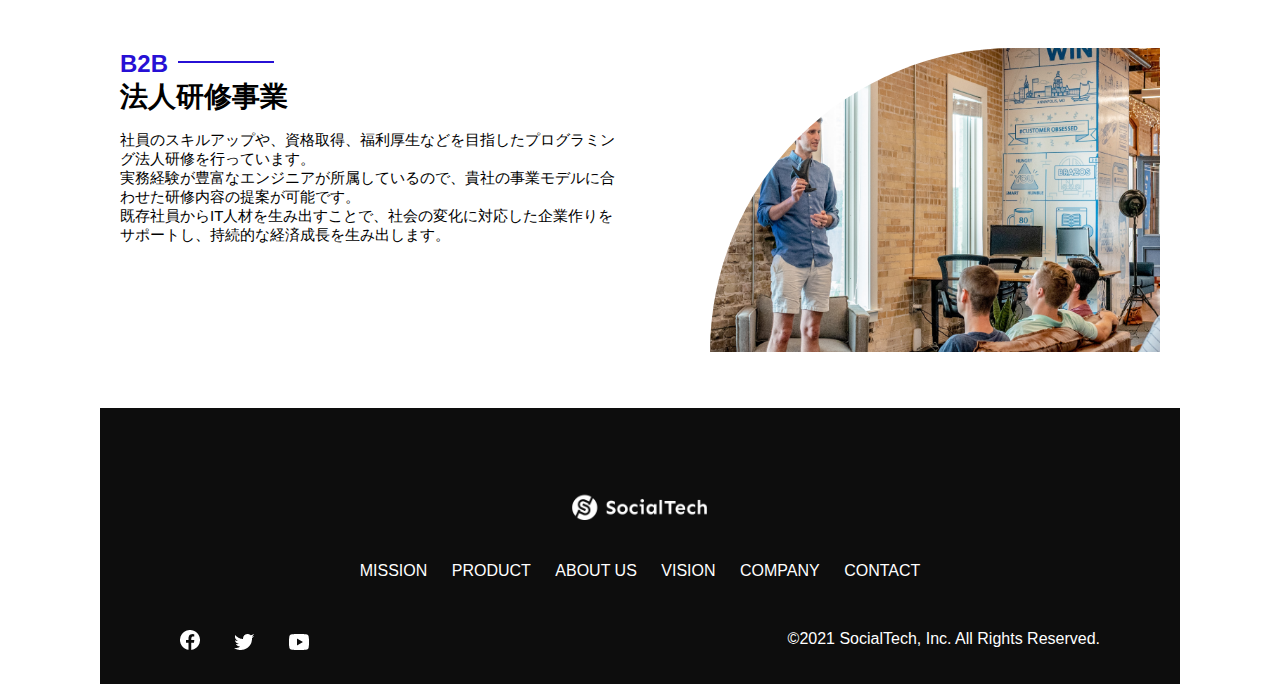
<file: product.html>
<!DOCTYPE html>
<html>
<head>
  <title>SocialTech - product プロダクト -</title>
  <meta charset="UTF-8">
  <meta name="description" content="SocialTechの4つのプロダクトを紹介します">
  <meta name="viewport" content="width=device-width, initial-scale=1.0">
  <link rel="stylesheet" href="style.css">
  <style>
    img:not([alt]) {
      border: 10px solid red;
    }
  </style>
</head>
<body> 
  <!-- ヘッダー -->
  <header>
    <!-- ロゴ -->
    <a href="index.html" id="logo"><img src="images/logo.png" alt="トップページに戻る"></a>

    <!-- PC用ナビゲーション -->
    <nav id="nav-pc">
      <a href="mission.html">MISSION</a>
      <a href="product.html">PRODUCT</a>
      <a href="index.html#absolute">ABOUT US</a>
      <a href="index.html#vision">VISION</a>
      <a href="index.html#company">COMPANY</a>
      <a href="index.html#contact">CONTACT</a>
    </nav>
    <!-- スマホ用メニューボタン -->
    <img id="menu-sp" src="images/button-menu.png" alt="ナビゲーションを開く" onclick="document.getElementById('nav-sp').style.display = 'block'">

    <!-- スマホ用ナビゲーション -->
    <nav id="nav-sp">
      <img id="close" src="images/button-close.png" alt="ナビゲーションを閉じる" onclick="document.getElementById('nav-sp').style.display='none'">
      <a id="logo-sp" href="index.html" onclick="document.getElementById('nav-sp').style.display = 'none'"><img
          src="images/logo-sp.png" alt="トップページに戻る"></a>
      <a class="menu" href="mission.html" onclick="document.getElementById('nav-sp').style.display = 'none'">MISSION</a>
      <a class="menu" href="product.html" onclick="document.getElementById('nav-sp').style.display = 'none'">PRODUCT</a>
      <a class="menu" href="index.html#aboutus" onclick="document.getElementById('nav-sp').style.display = 'none'">ABOUT
          US</a>
      <a class="menu" href="index.html#vision"
          onclick="document.getElementById('nav-sp').style.display = 'none'">VISION</a>
      <a class="menu" href="index.html#company"
          onclick="document.getElementById('nav-sp').style.display = 'none'">COMPANY</a>
      <a class="menu" href="index.html#contact"
          onclick="document.getElementById('nav-sp').style.display = 'none'">CONTACT</a>
      <div id="sns">
        <a href="https://www.facebook.com/sejuku2013"><img src="images/button-facebook.png" alt="Facebookのリンク"></a>
        <a href="https://twitter.com/samuraijuku"><img src="images/button-twitter.png" alt="Twitterのリンク"></a>
        <a href="https://www.youtube.com/channel/UCCFOQO5aDK0xXam4cUQXT8g"><img src="images/button-youtube.png" alt="YouTubeのリンク"></a>
      </div>
    </nav>
  </header>
  <main>
    <article>
      <section id="product-main">
        <div id="product-title">
          <h1>PRODUCT</h1>
          <span>プロダクト</span>
          <div>TOP > PRODUCT</div>
        </div>
      </section>
      <section class="product-section1">
        <img src="images/product/product-mantoman.png" alt="PCでコードを書く男性">
        <div>
          <h2 class="product-h2">MAN TO MAN</h2>
          <h3 class="product-h3">プログラミング教育</h3>
          <p>
            2013年より日本で唯一の専門講師によるマンツーマンのプログラミングレッスンを開始。AI/人工知能コース・エンジニア転職コーズ・ウェブデザインコースを開始し、ICT教育全般のマンツーマン指導で誰もが生産的で働きがいのある職煮付けるサポートをしています。
            私たちは、創業当初からプログラミングを教えるのみならず、人生を変える手助けがしたい。という想いを大切にして来ました。<br>ITに強くなりたい、エンジニアになりたい、アプリを作りたい。そんな方々の想いを一緒に叶えるスクールでありたい。と考えています。<br>小中高生や女性、障害者向けのぷろぐらむも用意し、質の高いITC教育をみんなに届けることで、貧困や不平等がなくなることを目指します。
          </p>
        </div>
      </section>
      <section class="product-section2">
        <div>
          <h2 class="product-h2">MEDIA</h2>
          <h3 class="product-h3">プログラミング学習メディア</h3>
          <p>2015年より「SocialTech
            Blog」としてオウンドメディアを設立し、2020年現在月間600万人PVの日本最大級のプログラミング学習サイトへと成長しました。<br>新たなYouTubeチャンネル開設し、無料で挫折せずにプログラミングを学べることを目指して、各チャンネルで学習情報をやさしく発信。<br>独学でエンジニアを目指す人には無料で良質な記事や動画コンテンツを提供し、短期間でキャリアチェンジしたい人はマンツーマンレッスンを選択できるよう、各々の要望に合わせた学習機会を創出しています。
          </p>
        </div>
        <img src="images/product/product-media.png" alt="スマートフォンを操作する人">
      </section>
      <section class="product-section1">
        <img src="images/product/product-career.png" alt="笑顔で話し合う2人の男性">
        <div>
          <h2 class="product-h2">CAREER</h2>
          <h3 class="product-h3">人材紹介事業</h3>
          <p>
            「誰もがエンジニアになれる」を叶えるため未経験からエンジニアへ転職するまでの全ての過程をサポートします。<br>エンジニア転職に特化した履歴書や職務経歴書の書き方、面接対策を行い、豊富な求人の中から最適なキャリア選択を支援。<br>転職希望者の目標に寄り添って強みやアピールポイントを整理し、転職活動を通して自身の成長を実感できるキャリア支援を行っています。<br>
          </p>
        </div>
      </section>
      <section class="product-section2">
        <div>
          <h2 class="product-h2">B2B</h2>
          <h3 class="product-h3">法人研修事業</h3>
          <p>
            社員のスキルアップや、資格取得、福利厚生などを目指したプログラミング法人研修を行っています。<br>実務経験が豊富なエンジニアが所属しているので、貴社の事業モデルに合わせた研修内容の提案が可能です。<br>既存社員からIT人材を生み出すことで、社会の変化に対応した企業作りをサポートし、持続的な経済成長を生み出します。
          </p>
        </div>
        <img src="images/product/product-b2b.png" alt="講演中の男性とそれを聴く人々">
      </section>
    </article>
    <footer>
      <div id="footer-logo">
        <img src="images/logo-sp.png" alt="SocialTech">
      </div>
      <div id="footer-link">
        <a href="mission.html">MISSION</a>
        <a href="product.html">PRODUCT</a>
        <a href="index.html#aboutus">ABOUT US</a>
        <a href="index.html#vision">VISION</a>
        <a href="index.html#company">COMPANY</a>
        <a href="index.html#contact">CONTACT</a>
      </div>
      <div id="sns-footer">
        <a href="https://www.facebook.com/sejuku2013"><img src="images/button-facebook.png" alt=”Facebookのリンク”></a>
        <a href="https://twitter.com/samuraijuku"><img src="images/button-twitter.png" alt="Twitterのリンク"></a>
        <a href="https://www.youtube.com/channel/UCCFOQO5aDK0xXam4cUQXT8g"><img src="images/button-youtube.png" alt="YouTubeのリンク"></a>
        <span id="copyright">&copy;2021 SocialTech, Inc. All Rights Reserved.</span>
      </div>
    </footer>
  </main>
</body>

</html>
</file>
<file: style.css>
/*PC、スマホ共通スタイル*/
body {
  font-family: "Source Sans Pro","Hiragino Kaku Gothic ProN",Meiryo,Arial,sans-serif;
}

p {
  font-size: 15px;
}

/*==============
  PC用のスタイル
===============*/
@media screen and (min-width: 768px) {
/*横幅設定*/
body {
  max-width: 1080px;
  min-width: 960px;
  margin: 0 auto 0 auto;
}

/* ヘッダー　*/
header {
  display: flex;
  justify-content: space-between;
}

/* ナビゲーションのレイアウト */
#nav-pc {
  text-align: right;
  font-size: 14px;
  padding-top: 15px;
}

/* ナビゲーションのリンクの装飾設定　*/
#nav-pc > a {
  text-decoration: none;
  margin-left: 20px;
}
#nav-pc > a:link {
  color: #0d0d0d;
}
#nav-pc > a:visited {
  color: #0d0d0d;
}
#nav-pc > a:hover {
  color: #0d0d0d;
  text-decoration: underline;
}
#nav-pc > a:active {
  color: #0d0d0d;
}

/* スマホ用ナビゲーション */
#nav-sp,
#menu-sp {
  display: none;
}

/* メインビジュアル*/
#main-visual {
  position: relative;
  height: 400px;
}

#main-message {
  position: absolute;
  top: 0;
  left: 0;
  background-color: #2710d5;
  color: #ffffff;
  border-radius: 0 0 476px 0;
  max-width: 620px;
  height: 100%;
  width: 100%;
  z-index: 11;
}

#main-message > h1 {
  font-size: 60px;
  font-weight: bold;
  margin: 100px 0 0 50px;
}

#main-message > p {
  font-size: 28px;
  margin: 0 0 0 50px;
}

#main-visual > img {
  max-width: 620px;
  border-radius: 476px 0 0 0;
  position: absolute;
  top: 0;
  right: 0;
  z-index: 10;
}

/*　見出し */
h2 {
  margin: 40px 0 0 0;
}

h2::after {
  content: url("images/line.png");
  margin-left: 10px;
}

h3 {
  font-size: 27px;
}

/* ミッション */
#mission {
  margin: 80px auto 80px auto;
  width: 100%;
}

#mission-flex {
  width: 100%;
  display: flex;
}

#mission-flex > div {
  width: 50%;
  margin: 20px;
}

#mission-photo {
  width: 100%;
}

#s2dgs {
  margin-top: 50px;
}

/* プロダクト */
#product {
  background-color: #fafafa;
  width: 100%;
  margin: 80px 0 80px 0;
  padding: 10px 40px 0px 40px;
}

/* 外枠　*/
#product > div {
  margin-top: 40px;
  display: flex;
}
 
/* 左のカラム　*/
 #product-left {
  width: 50%;
  margin-right: 20px;
 }

 /* 右のカラム */
 #product-right {
  width: 50%;
  margin-left: 20px;
  margin-top: 80px;
 }

 /* 画像＋説明の枠 */
 #product-left > div {
  position: relative;
  height: 480px;
  margin-right: 20px;
 }
 #product-right > div {
  position: relative;
  height:480px;
  margin-left:20px;
 }

 /* 画像 */
 .product-photo {
  width: 100%;
 }

 /* 説明文の枠 */
 .product-explain {
  background-color: #ffffff;
  position: absolute;
  left: 0;
  top: 280px;
  margin: 0 40px 0 40px;
  padding: 20px;
  box-shadow: 5px 5px 10px rgba(0,0,0,0.05);
 }

 /* 説明文の英語*/
 .product-explain >span {
  color: #2710d5;
  font-weight: bold;
  font-size: 16px;
  margin: 0;
 }
 
 /* 説明文の見出し */
 .product-explain > h3 {
  font-size: 20px;
  margin: 5px 0 5px 0;
 }

 /* 説明文 */
 .product-explain > p {
  font-size: 14px;
  margin: 0;
 }

 /* 「もっとみる」ボタン */
 #product-more {
  maragin: 0 auto -42px auto;
 }

 /* ABOUT US */
 #aboutus {
  margin: 80px auto 80px auto;
 }

 /* 3つの組織文化と画像を入れる枠 */
 #aboutus > div {
  display: flex;
 }

 /* 画像 */
 .culture-img {
  width: 100%;
  align-self: flex-start;
 }

 .culture-img2 {
  margin-top: 50px;
  width: 100%;
 }

 /* 3つの組織文化の表 */
 .culture-table {
  max-width: 500px;
  margin-right: 50px;
 }

 /* 番号 */
 .culture-num {
  font-size: 80px;
  color: #2710d5;
  margin: 0 20px 0 0;
 }

 /* 組織文化英語 */
 .culture-en {
  color: #2710d5;
  font-weight: bold;
  font-size: 24px;
  display: block;
 }

 /* 組織文化日本語 */
 .culture-jp {
  font-size: 28px;
  font-weight: bold;
 }

 /* 説明文 */
 .culture-description {
  margin: 0;
 }
 
 /* ビジョン */
 #vision {
  margin: 80px auto 80px auto;
 }

 /* セクション内の内容 */
 #vision > div {
  width: 100%;
  display: flex;
  justify-content: space-between;
  flex-wrap: wrap;
 }

 /* 7つの行動指針の枠 */
 .vision-box {
  width: 300px;
  height: 300px;
  margin-bottom: 30px;
  position: relative;
 }

 .vision-box > img {
  width: 100%;
  height: auto;
  position: absolute;
  top: 0;
  left: 0;
  z-index: 30px;
 }

 .vision-box > span {
  position: absolute;
  top: 0;
  left: 0;
  z-index: 31;
  margin-right: 20px;
 }

 .vision-box > span > h4 {
  color: #2710d5;
  font-size: 19px;
  margin: 80px 0 0 0;
 }

 .vision-box > span > h4::first-letter {
  font-size: 40px;
 }

 .vision > span > h5 {
  font-size: 20px;
  margin: 0 0 0 0 ;
 }

 .vision-box > span > p {
  margin: 10px 0 0 0;
 }

 /* 会社概要 */
 #company {
  margin: 80px auto 80px auto;
 }

 #company-table {
  width: 100%;
 }

 .tableheader {
  text-align: left;
  padding: 20px;
  border-bottom-color: #2710d5;
  border-bottom-width: 1px;
  border-bottom-style: solid;
  width: 100px;
 }

 .tableheader-first {
  text-align: left;
  padding: 20px;
  border-bottom-color: #2710d5;
  border-bottom-width: 1px;
  border-bottom-style: solid;
  border-top-color: #2710d5;
  border-top-width: 1px;
  border-top-style: solid;
 }

 .cell {
  padding: 30px;
  border-bottom-color: #ececec;
  border-bottom-width: 1px;
  border-bottom-style: solid;
 }

 .cell-first {
  padding: 30px;
  border-bottom-color: #ececec;
  border-bottom-width: 1px;
  border-bottom-style: solid;
  border-top-color: #ececec;
  border-top-width: 1px;
  border-top-style: solid;
 }

 #company > iframe {
  width: 100%;
  height: 368px;
  margin-top: 40px;
 }

 /* お問い合わせ */
 #contact {
  margin: 80px auto 80px auto; 
 }

 /* 外枠 */
 #contact > form > div {
  display: flex;
  flex-direction: row;
  flex-wrap: wrap;
  padding-bottom: 30px;
 }

 /* 左列の見出し */
 .contact-heading {
  width: 240px;
  align-self: center;
 }

 /* 見出しのラベル */
 .contact-label {
  font-weight: bold;
 }

 /* 必須 */
 .contact-span {
  color: #ce2222;
  margin: 0 0 0 20px;
  font-weight: bold;
 }

 /* テキストボックス */
 .contact-textbox {
  border-top: 0;
  border-left: 0;
  border-right: 0;
  border-bottom-width: 1px;
  border-bottom-color: #707070;
  border-bottom-style: solid;
  background-color: #fafafa;
  width: 400px;
  height: 56px;
 }

 /* お問い合わせ内容のテキストエリア */
 .contact-textarea {
  border-top: 0;
  border-left: 0;
  border-right: 0;
  border-bottom-width: 1px;
  border-bottom-color: #707070;
  border-bottom-style: solid;
  background-color: #fafafa;
  width: 400px;
  height: 200px
 }

 /* 個人情報の取り扱い */
 details {
  width: 700px;
 }
 details > div {
  background-color: #fafafa;
  padding: 20px;
 }
 details > div > span {
  font-weight: bold;
 }

 /* フッター */
 footer {
  background-color: #0d0d0d;
  text-align: center;
  padding: 80px 80px 30px 80px;
 }

 #footer-logo {
  margin-bottom: 30px;
 }

 #footer-link {
  margin-bottom: 50px;
 }
 #footer-link > a {
  text-decoration: none;
  margin: 10px;
 }
 #footer-link > a:link {
  color:#ffffff;
 }
 #footer-link > a:visited {
  color: #ffffff;
 }
 #footer-link > a:hover {
  color: #ffffff;
  text-decoration: underline;
 }
 #footer-link > a:active {
  color: #ffffff;
 }

 #sns-footer {
  text-align: left;
  width: 100%;
 }

 #sns-footer > a {
  margin-right: 30px;
 }

 #copyright {
  color: #ffffff;
  float: right;
 }

 /* mission.html用のスタイル */
 /* ミッションのメインビジュアル */
 #mission-main {
  height: 496px;
  width: 100%;
  background-image: url("images/mission/mission-main.png");
  background-repeat: no-repeat;
  background-position-y: center;
 }

 #mission-title {
  background-color: #2710d5;
  width: 368px;
  color: #ffffff;
  height: 496px;
  border-radius: 0 248px 248px 0;
  position: relative;
 }

 #mission-title > h1 {
  position: absolute;
  top: 0;
  left: 100px;
  font-size: 80px;
 }

 #mission-title > span {
  position: absolute;
  top: 200px;
  left: 100px;
  font-size: 16px;
 }

 #mission-title > div {
  position: absolute;
  top: 350px;
  left: 100px;
  font-size: 16px;
 }

 #mission-s2dgs {
  width: 100%;
  margin: 20px;
 }

 .mission-h2 {
  color: #2710d5;
  font-size: 40px;
 }

 .mission-h2::after {
  content: none;
 }

 #mission-5goals {
  margin: 20px;
  display: flex;
 }

 #mission-5goals > div {
  flex-grow: 1;
  padding: 20px;
 }

 #mission-5goals > div > div {
  margin-bottom: 40px;
 }

 .fivegoals-image-right {
  float: right;
  margin: 20px;
 }
 
 .fivegoals-image-left {
  float: left;
  margin: 20px;
 }

 .fivegoals-number {
  color: #2710d5;
  font-size: 48px;
  margin: 0;
 }

 .fivegoals-h3 {
  font-size: 28px;
  margin: 0;
 }

 .fsivegorals-p {
  margin: 0;
 }

 /* プロダクトページ */
#product-main {
  height: 496px;
  width: 100%;
  background-image: url("images/product/product-main.png");
  background-repeat: no-repeat;
  background-position-y: center;
}

#product-title {
  background-color: #2710d5;
  width: 368px;
  color: #ffffff;
  height: 496px;
  border-radius: 0 248px 248px 0;
  position: relative;
}

#product-title > h1 {
  position: absolute;
  top: 0;
  left: 100px;
  font-size: 80px;
}

#product-title > span {
  position: absolute;
  top: 200px;
  left: 100px;
  font-size: 26px;
}

#product-title > div {
  position: absolute;
  top: 350px;
  left: 100px;
  font-size: 16px;
}

/* セクション1 */
.product-section1 {
  position: relative;
  margin: 20px;
  height: 340px;
}

.product-section1 > img {
  position: absolute;
  top: 0;
  left: 0;
  width: 450px;
  margin: 0 40px 30px 0;
  border-radius: 0 432px 0 0;
}

.product-section1 > div {
  position: absolute;
  top: 0;
  left: 480px;
}

/* セクション2 */
.product-section2 {
  position: relative;
  margin: 20px;
  height: 340px;
}

.product-section2 > img {
  position: absolute;
  top: 0;
  right: 0;
  width: 450px;
  margin: 0 0 30px 40px;
  border-radius: 432px 0 0 0;
}

.product-section2 > div {
  width: 500px;
  position: absolute;
  top: 0;
  left: 0;
}

.product-h2 {
  color: #2710d5;
  font-size: 24px;
  margin: 0;
}

.product-h3 {
  font-size: 28px;
  margin: 0;
} 
}

/*====================
スマートフォン用のスタイル
====================*/
@media screen and (max-width: 767px) {
  body {
    min-width: 375px;
    margin: 0;
  }

  /* PC用ナビゲーション非表示*/ 
  #nav-pc {
    display: none;
  }

  /* ハンバーガーメニュー */
  #menu-sp {
    float: right;
    padding: 0;
  }

/* スマホ用ナビゲーションの表示切替 */
/* 初期状態、レイアウトと非表示設定 */
#nav-sp {
  background-color: #2710d5;
  position: absolute;
  left: 0;
  top: 0;
  height: 100%;
  width: 100%;
  display: none;
  z-index: 100;
}

/* ボタン */
#close {
  position: absolute;
  top: 20px;
  right: 20px;
}

/* ナビゲーションメニュー用ロゴ */
#logo-sp {
  margin: 80px 0 30px 20px;
}

/* ナビゲーションのリンクの装飾設定 */
#nav-sp > a {
  display: block;
}
#nav-sp > a:link {
  color: #ffffff;
}
#nav-sp > a:visited {
  color: #ffffff
}
#nav-sp > a:hover {
color: #ffffff;
text-decoration: underline; 
}
#nav-sp > a:active {
color: #ffffff;
}

#nav-sp > .menu {
  text-decoration: none;
  display: block;
  margin: 0 20px 0 20px;
  height: 44px;
  font-size: 16px;
  background-image: url("images/arrow.png");
  background-repeat: no-repeat;
  background-position: right top;
}
#sns {
  position: absolute;
  bottom: 20px;
  left: 20px;
}
#sns > a {
  margin-right: 30px;
}

/* メインビジュアル */
#main-visual {
  position: relative;
  height: 470px;
  width: 100%;
  overflow: hidden;
}
#main-visual > div {
  position: absolute;
  top: 0;
  left: 0;
  background-color: #2710d5;
  color: white;
  border-radius: 0 0 476px 0;
  text-align: center;
  height: 280px;
  width: 100%;
  z-index: 11;
}
#main-visual > div > h1 {
  font-size: 28px;
  margin: 90px 0 0 0;
}
#main-visual > div > p {
  margin: 0;
}
#main-visual > img {
  width: 100%;
  border-radius: 476px 0 0 0;
  z-index: 10;
  position: absolute;
  bottom: 0;
  right: 0;
}

/* 見出し */
h2::after {
  content: url("images/line.png");
  margin-left: 10px;
}

h3 {
  font-size: 24px;
  margin: 10px 0 0 0;
}

/* ミッション */
#mission {
  margin: 20px;
}

#mission-photo {
  width: 100%;
}

#s2dgs {
  width: 100%;
}

/* プロダクト */
#product {
  background-color: #fafafa;
  padding-top: 10px;
}

#product h2 {
  margin-left: 20px;
}

/* 外枠 */
/* 左右のカラム　スマホでは縦並び */
#product-left,
#product-right {
  margin-right: 20px;
  margin-left: 20px;
}

/* 画像＋説明の枠 */
#product-left > div,
#product-right > div {
  position: relative;
  height: 540px;
}

/* 説明文の枠 */
.product-explain {
  background-color: #ffffff;
  position: absolute;
  left: 0;
  bottom: 50px;
  padding: 20px;
  box-shadow: 5px 5px 10px rgba(0,0,0,0.05);
}

.product-explain > span {
  color: #2710d5;
  font-weight: bold;
  font-size: 16px;
  margin: 0px;
}

.product-explain > h3 {
  margin: 10px 0 10px 0;
}

/* 画像 */
.product-photo {
  width: 100%;
}
#product-more > img {
  margin: 0 0 -42px 20px;
}

/* ABOUT US */
#aboutus {
  margin: 80px 20px 80px 20px;
}

#aboutus > div {
  display: flex;
  flex-direction: column;
}

.culture-table {
  width: 100%;
  padding: 20px;
  order: 2;
}

.colture-img {
  width: 100%;
  order: 1; 
}

.culture-img2 {
  width: 100%;
}

.culture-num {
  font-size: 80px;
  color: #2710d5;
}

.culture-en {
  color: #2710d5;
  font-weight: bold;
  font-size: 24px;
  display: block;
}

.culture-jp {
  display: block;
}

.culture-description {
  margin: 0;
}

/* ビジョン */
#vision {
  margin: 80px 20px 80px 20px;
}

.vision-box {
  width: 300px;
  height: 300px;
  margin-bottom: 30px;
  position: relative;
}

.vision-box > img {
  width: 100%;
  height: auto;
  position: absolute;
  top: 0;
  left: 0;
  z-index: 30; 
}

.vision-box > span {
  position: absolute;
  top: 0;
  left: 0;
  z-index: 31;
  margin-right: 20px;
}

.vision-box > span > h4 {
  color: #2710d5;
  font-size: 19px;
  margin: 60px 0 0 0;
}

.vision-box > span > h5 {
  font-size: 20px;
  margin: 0 0 0 0;
}

.vision-box > span > p {
  margin: 10px 0 0 0;
}

/* 会社概要 */
#company {
  margin: 0 20px 0 20px;
}

#company > h3 {
  margin-bottom: 20px;
}

#company > table {
  width: 100%;
}

.tableheader-first {
  text-align: left;
  padding: 20px;
  border-bottom-color: #2710d5;
  border-bottom-width: 1px;
  border-bottom-style: solid;
  border-top-color: #2710d5;
  border-top-width: 1px;
  border-top-style: solid;
  width: 50px;
}

.tableheader {
  text-align: left;
  padding: 20px;
  border-bottom-color: #2710d5;
  border-bottom-width: 1px;
  border-bottom-style: solid;
  width: 50px;
}

.cell {
  padding: 20px;
  border-bottom-color: #ececec;
  border-bottom-width: 1px;
  border-bottom-style: solid;
}

.cell-first {
  padding: 20px;
  border-bottom-color: #ececec;
  border-bottom-width: 1px;
  border-bottom-style: solid;
  border-top-color: #ececec;
  border-top-width: 1px;
  border-top-style: solid;
}

#company > iframe {
  width: 100%;
  height: 240px;
  margin: 40px 0 0 0;
}

/* お問い合わせ*/
#contact {
  margin: 80px 20px 80px 20px;
}

#contact > h3 {
  margin-bottom: 20px;
}

#contact > form > div {
  margin-bottom: 20px;
}

.contact-heading {
  margin-bottom: 20px;
}

/* ラベル */
.contact-label {
  font-weight: bold;
}

/* 必須 */
.contact-span {
  color: #ce2222;
  margin: 0 0 0 20px;
  font-weight: bold;
}

.contact-textbox {
  height: 56PX;
  border-top: 0;
  border-left: 0;
  border-right: 0;
  background-color: #fafafa;
  border-bottom-color: #707070;
  border-bottom-width: 1px;
  border-style: solid;
  min-width: 300px;
  width: 100%;
}

.contact-textarea {
  height: 150px;
  border-top: 0;
  border-left: 0;
  border-right: 0;
  background-color: #fafafa;
  width: 100%; 
}

.radiobutton {
  margin-bottom: 20px;
}

.radiobutton + label::after {
  content: "\A";
  white-space: pre;
}

/* フッター */
footer {
  background-color: #0d0d0d;
  padding: 30px 20px 50px 20px;
}

#footer-logo {
  margin-bottom: 30px;
}

#footer-link {
  margin-bottom: 50px;
}

#footer-link > a {
  text-decoration: none;
  margin: 0 20px 30px 0;
  display: block;
  background-image: url("images/arrow.png");
  background-repeat: no-repeat;
  background-position: right top;
}

#footer-link > a:link {
  color: #ffffff;
}

#footer-link > a:visited {
  color: #ffffff;
}

#footer-link > a:hover {
  color: #ffffff;
  text-decoration: underline;
}

#footer-link > a:active {
  color: #ffffff;
}

#sns-footer > a {
  margin-right: 30px;
}

#copyright {
  font-size: 12px;
  display: block;
  margin-top: 30px;
  color: #ffffff;
}

/* mission.html用のスタイル */
/* ミッションのメインビジュアル */
#mission-main {
  height: 256px;
  width: 100%;
  background-image: url("images/mission/mission-main.png");
  background-repeat: no-repeat;
  background-position-y: center;
  background-size: auto 208px;
}

#mission-title {
  background-color: #2710d5;
  width: 136px;
  color: #ffffff;
  height: 256px;
  border-radius: 0 248px 248px 0;
  position: relative;
}

#mission-title > h1 {
  position: absolute;
  top: 0;
  left: 20px;
  font-size: 40px;
}

#mission-title > span {
  position: absolute;
  top: 110px;
  left: 20px;
  font-size: 10px;
}

#mission-title > div {
  position: absolute;
  top: 180px;
  left: 20px;
  font-size: 13px;
}
/* ミッションページ　S2DGSの設定 */
#mission-s2dgs {
  margin: 20px;
}

.mission-h2 {
  color: #2710d5;
  font-size: 38px;
  margin: 0px;
}

.mission-h2::after {
  content: none;
}

#mission-s2dgs > img {
  width: 100%;
}

/* ミッションページ　５Goalsの設定 */
#mission-5goals {
  margin: 20px;
}

#mission-5goals > div > div {
  margin-bottom: 40px;
}

#s2dgs-image {
  width: 100%;
}

.fivegoals-image-right {
  margin: 20px auto 20px auto;
  display: block;
}

.fivegoals-image-left {
  margin: 20px auto 20px auto;
  display: block;
}

.fivegoals-number {
  color: #2710d5;
  font-size: 48px;
  margin: 0;
}

.fivegoals- h3 {
  font-size: 28px;
  margin: 0;
}

.fivegoals-p {
  margin: 0;
}

/* プロダクトページ */
#product-main {
  height: 256px;
  width: 100%;
  background-image: url("images/product/product-main.png");
  background-repeat: no-repeat;
  background-position-y: center;
  background-size: auto 208px;
}

#product-title {
  background-color: #2710d5;
  width:  136px;
  color: #ffffff;
  height: 256px;
  border-radius: 0 248px 248px 0;
  position: relative;
}

#product-title > h1 {
  position: absolute;
  top: 0;
  left: 20px;
  font-size: 40px;
}

#product-title > span {
  position: absolute;
  top: 110px;
  left: 20px;
  font-size: 18px;
}

#product-title > div {
  position: absolute;
  top: 180px;
  left: 20px;
  font-size: 13px;
}

.product-section1 {
  margin: 20px;
}

.product-section1 > img {
  width: 100%;
  border-radius: 0 300px 0 0;
}

.product-section2 {
  margin: 20px;
  display: flex;
  flex-direction: column;
}

.product-section2 > img {
  order: 1;
  width: 100%;
  border-radius: 300px 0 0 0;
}

.product-section2 > div {
  order: 2;
}

.product-h2 {
  color: #2710d5;
  font-size: 24px;
  margin: 0;
}

.product-h3 {
  font-size: 28px;
  margin: 0;
}
}
</file>
